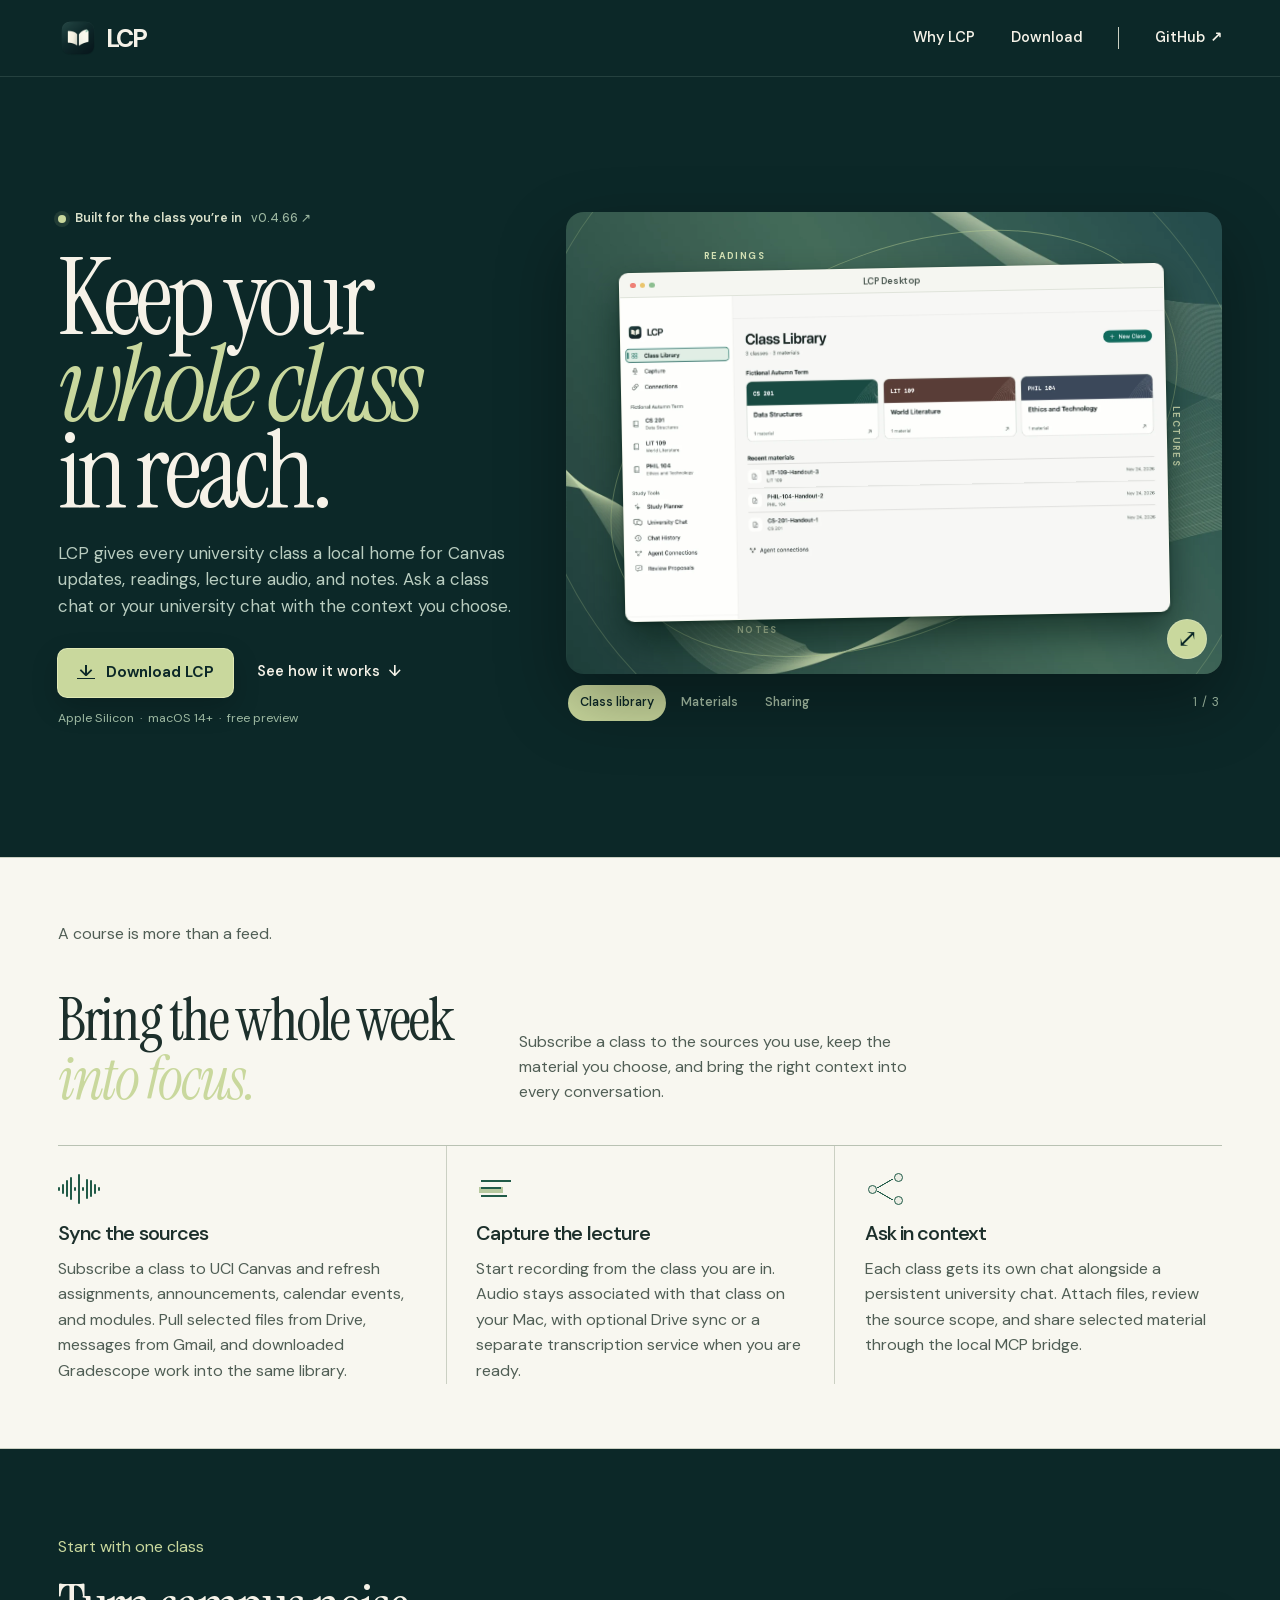
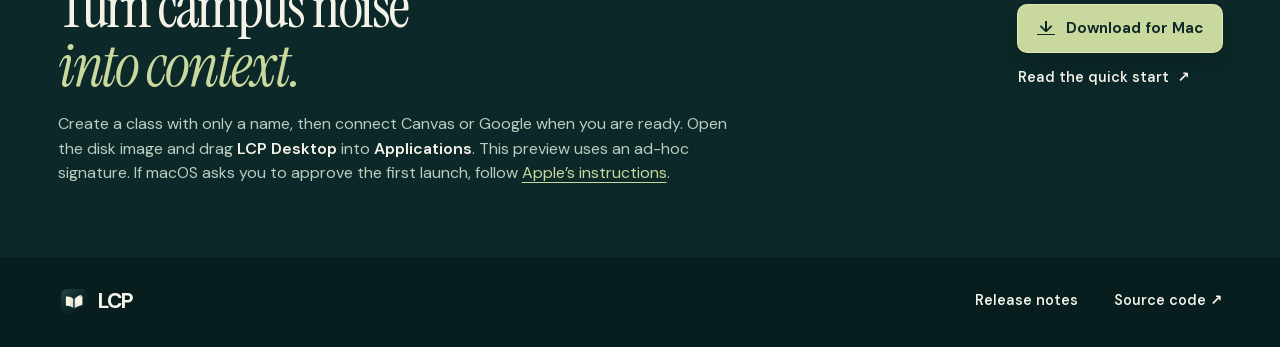
<file: website/index.html>
<!doctype html>
<html lang="en">
<head>
  <meta charset="utf-8">
  <meta name="viewport" content="width=device-width, initial-scale=1">
  <meta name="theme-color" content="#102c2a">
  <title>LCP — The context layer for class</title>
  <meta name="description" content="Keep Canvas updates, readings, lecture recordings, and notes together on your Mac. Ask class and university chats with the context you choose.">
  <link rel="canonical" href="https://lcp.betanine.dev/">
  <meta property="og:type" content="website">
  <meta property="og:title" content="LCP — The context layer for class">
  <meta property="og:description" content="Keep Canvas updates, lectures, readings, and notes together in a local class library with chats that understand your university context.">
  <meta property="og:url" content="https://lcp.betanine.dev/">
  <meta property="og:image" content="https://lcp.betanine.dev/assets/class-library.webp">
  <link rel="icon" href="assets/lcp-icon.png" type="image/png">
  <link rel="apple-touch-icon" href="assets/lcp-icon.png">
  <link rel="preload" href="assets/fonts/instrument-serif-normal.woff2" as="font" type="font/woff2" crossorigin>
  <link rel="stylesheet" href="site.css">
  <script src="site.js" defer></script>
</head>
<body>
  <a class="skip-link" href="#content">Skip to content</a>
  <header class="top">
    <div class="shell top-inner">
      <a class="brand" href="./" aria-label="LCP home"><img src="assets/lcp-icon.png" alt="" width="40" height="40"><span>LCP</span></a>
      <nav aria-label="Main navigation">
        <a href="#workspace">Why LCP</a>
        <a href="#install">Download</a>
        <a class="repo-link" href="https://github.com/FakeZhiyuanLi/LCP">GitHub <span aria-hidden="true">↗</span></a>
      </nav>
    </div>
  </header>

  <main id="content">
    <section class="hero shell" aria-labelledby="hero-title">
      <div class="hero-copy">
        <a class="release-link" href="https://github.com/FakeZhiyuanLi/LCP/releases/tag/v0.4.66"><span class="release-dot" aria-hidden="true"></span>Built for the class you’re in <span class="version">v0.4.66 ↗</span></a>
        <h1 id="hero-title">Keep your<br><em>whole class</em><br>in reach.</h1>
        <p class="intro">LCP gives every university class a local home for Canvas updates, readings, lecture audio, and notes. Ask a class chat or your university chat with the context you choose.</p>
        <div class="actions">
          <a class="button primary" href="/download"><span class="download-icon" aria-hidden="true">↓</span> Download LCP</a>
          <a class="text-link" href="#workspace">See how it works <span aria-hidden="true">↓</span></a>
        </div>
        <p class="requirements">Apple Silicon <span aria-hidden="true">·</span> macOS 14+ <span aria-hidden="true">·</span> free preview</p>
      </div>

      <figure class="tour" aria-label="LCP Desktop screenshot gallery">
        <div class="preview-stage" id="preview-stage">
          <div class="orbit orbit-one" aria-hidden="true"></div>
          <div class="orbit orbit-two" aria-hidden="true"></div>
          <span class="orbit-label label-top" aria-hidden="true">READINGS</span>
          <span class="orbit-label label-right" aria-hidden="true">LECTURES</span>
          <span class="orbit-label label-bottom" aria-hidden="true">NOTES</span>
          <div class="app-window" id="app-window">
            <div class="window-bar" aria-hidden="true"><i></i><i></i><i></i><span>LCP Desktop</span></div>
            <a id="preview-link" class="preview-link" href="assets/class-library.webp" aria-label="Enlarge the class library preview">
              <img id="preview-image" src="assets/class-library.webp" width="1760" height="1047" alt="LCP class library with Data Structures, World Literature, and Ethics and Technology, plus recent course materials." fetchpriority="high">
            </a>
          </div>
          <a class="expand" id="expand" href="assets/class-library.webp" aria-label="Enlarge preview"><span aria-hidden="true">⤢</span></a>
        </div>
        <figcaption>
          <div class="views" role="group" aria-label="Choose a workspace preview">
            <a href="assets/class-library.webp" data-view="library" aria-current="true">Class library</a>
            <a href="assets/materials.webp" data-view="materials">Materials</a>
            <a href="assets/share.webp" data-view="sharing">Sharing</a>
          </div>
          <span class="counter" aria-hidden="true" id="counter">1 / 3</span>
        </figcaption>
      </figure>
    </section>

    <section id="workspace" class="workflow">
      <div class="shell">
        <div class="section-intro">
          <p class="eyebrow">A course is more than a feed.</p>
          <h2>Bring the whole week<br><em>into focus.</em></h2>
          <p>Subscribe a class to the sources you use, keep the material you choose, and bring the right context into every conversation.</p>
        </div>
        <div class="features">
          <article class="feature">
            <div class="feature-art wave" aria-hidden="true"><i></i><i></i><i></i><i></i><i></i><i></i><i></i><i></i><i></i><i></i><i></i></div>
            <h3>Sync the sources</h3>
            <p>Subscribe a class to UCI Canvas and refresh assignments, announcements, calendar events, and modules. Pull selected files from Drive, messages from Gmail, and downloaded Gradescope work into the same library.</p>
          </article>
          <article class="feature">
            <div class="feature-art passage" aria-hidden="true"><i></i><i></i><i></i></div>
            <h3>Capture the lecture</h3>
            <p>Start recording from the class you are in. Audio stays associated with that class on your Mac, with optional Drive sync or a separate transcription service when you are ready.</p>
          </article>
          <article class="feature">
            <div class="feature-art share-art" aria-hidden="true"><i></i><i></i><i></i></div>
            <h3>Ask in context</h3>
            <p>Each class gets its own chat alongside a persistent university chat. Attach files, review the source scope, and share selected material through the local MCP bridge.</p>
          </article>
        </div>
      </div>
    </section>

    <section id="install" class="install shell">
      <div><p class="eyebrow">Start with one class</p><h2>Turn campus noise<br><em>into context.</em></h2>
        <p>Create a class with only a name, then connect Canvas or Google when you are ready. Open the disk image and drag <strong>LCP Desktop</strong> into <strong>Applications</strong>. This preview uses an ad-hoc signature. If macOS asks you to approve the first launch, follow <a href="https://support.apple.com/en-us/102445">Apple’s instructions</a>.</p>
      </div>
      <div class="install-actions">
        <a class="button primary" href="/download"><span class="download-icon" aria-hidden="true">↓</span> Download for Mac</a>
        <a class="text-link" href="https://github.com/FakeZhiyuanLi/LCP/blob/v0.4.66/desktop/GETTING-STARTED.md">Read the quick start <span aria-hidden="true">↗</span></a>
      </div>
    </section>
  </main>

  <footer><div class="shell footer-inner">
    <a class="brand" href="./" aria-label="LCP home"><img src="assets/lcp-icon.png" alt="" width="32" height="32"><span>LCP</span></a>
    <nav aria-label="Project links">
      <a href="https://github.com/FakeZhiyuanLi/LCP/releases/tag/v0.4.66">Release notes</a>
      <a href="https://github.com/FakeZhiyuanLi/LCP">Source code ↗</a>
    </nav>
  </div></footer>

  <dialog id="lightbox" aria-labelledby="lightbox-title">
    <div class="dialog-bar"><h2 id="lightbox-title">Class library</h2><form method="dialog"><button type="submit" autofocus aria-label="Close preview">Close <span aria-hidden="true">×</span></button></form></div>
    <img id="large-preview" alt="" width="1760" height="1047">
  </dialog>
</body>
</html>
</file>
<file: website/site.css>
@font-face {
  font-family: "DM Sans";
  src: url("assets/fonts/dm-sans-normal.woff2") format("woff2");
  font-weight: 400 700; font-display: swap;
}
@font-face {
  font-family: "Instrument Serif";
  src: url("assets/fonts/instrument-serif-normal.woff2") format("woff2");
  font-weight: 400; font-display: swap;
}
@font-face {
  font-family: "Instrument Serif";
  src: url("assets/fonts/instrument-serif-italic.woff2") format("woff2");
  font-weight: 400; font-style: italic; font-display: swap;
}
:root {
  color-scheme: light;
  --paper: #f8f7f0;
  --ink: #1d302c;
  --muted: #505e55;
  --green: #215b48;
  --line: #cbd0c3;
  --serif: "Instrument Serif", Georgia, serif;
  --sans: "DM Sans", system-ui, sans-serif;
}
* { box-sizing: border-box; }
body { margin: 0; background: var(--paper); color: var(--ink); font: 1rem/1.55 var(--sans); -webkit-font-smoothing: antialiased; }
a { color: inherit; text-underline-offset: .22em; }
button, summary { font: inherit; color: inherit; }
button, summary, a { -webkit-tap-highlight-color: transparent; }
:focus-visible { outline: 3px solid #a34622; outline-offset: 4px; }
::selection { background: #c6d9ac; color: #132d22; }
.shell { width: min(100% - clamp(40px, 9vw, 150px), 1320px); margin-inline: auto; }
.skip-link { position: fixed; top: 10px; left: 10px; z-index: 10; padding: .7em 1em; background: white; transform: translateY(-160%); }
.skip-link:focus { transform: none; }
.top { border-bottom: 1px solid var(--line); }
.top-inner, .footer-inner, nav, .brand, .actions, .release-link, .text-link, .button, .views, .window-bar, .dialog-bar { display: flex; align-items: center; }
.top-inner, .footer-inner { justify-content: space-between; }
.top-inner { min-height: 76px; }
.brand { gap: 8px; font-size: 25px; font-weight: 700; letter-spacing: -.075em; text-decoration: none; line-height: 1; }
.brand img { display: block; }
nav { gap: clamp(16px, 2.8vw, 42px); }
nav a, .text-link { text-decoration: none; font-weight: 550; font-size: .91rem; }
nav a { display: inline-flex; align-items: center; gap: 5px; min-height: 44px; }
nav a:hover, .text-link:hover, .release-link:hover { color: var(--green); text-decoration: underline; }
.repo-link { padding-left: clamp(16px, 2.8vw, 40px); border-left: 1px solid var(--line); min-height: 22px; }
.hero { display: grid; grid-template-columns: .82fr 1.18fr; align-items: center; gap: clamp(28px, 4.1vw, 68px); padding-block: clamp(58px, 6.3vw, 94px) clamp(60px, 6.4vw, 100px); }
.hero-copy, .tour { min-width: 0; }
.release-link { display: inline-flex; flex-wrap: wrap; gap: 9px; min-height: 28px; font-size: .78rem; font-weight: 620; text-decoration: none; }
.release-dot { width: 8px; height: 8px; border-radius: 50%; background: #427b58; }
.version, .requirements, .counter { font-variant-numeric: tabular-nums; }
.version { font-weight: 450; color: var(--muted); }
h1, h2, h3, p, figure { margin: 0; }
h1, h2 { font-family: var(--serif); font-weight: 400; }
h1 { font-size: clamp(72px, 7.7vw, 118px); line-height: .93; letter-spacing: -.036em; margin-block: 22px 25px; }
h1 em, h2 em { font-weight: inherit; color: var(--green); }
.intro { max-width: 27em; font-size: clamp(1.04rem, 1.33vw, 1.22rem); line-height: 1.55; color: var(--muted); }
.actions { flex-wrap: wrap; gap: 12px 24px; margin-top: 30px; }
.button { width: fit-content; gap: 11px; justify-content: center; border-radius: 9px; padding: 13px 19px; font-weight: 650; font-size: .96rem; line-height: 1.4; text-decoration: none; }
.primary { background: #204f40; color: #fff; box-shadow: inset 0 0 0 1px #163f32; }
.primary:hover { background: #173f32; }
.download-icon { display: inline-block; border-bottom: 1.5px solid; padding: 0 2px 2px; line-height: .68; }
.text-link { gap: 8px; min-height: 44px; width: fit-content; }
.requirements { margin-top: 12px; color: var(--muted); font-size: .77rem; }
.requirements span { padding-inline: 3px; }

.tour { align-self: center; }
.preview-stage { position: relative; display: grid; place-items: center; aspect-ratio: 1.42; border-radius: 16px; background: #28483d url("assets/page-lines.webp") center/cover; overflow: hidden; }
.app-window { width: 88%; background: #f7f8f6; border-radius: 9px; overflow: hidden; box-shadow: 0 15px 34px #071c18a6, 0 2px 4px #031b1570; }
.window-bar { position: relative; height: clamp(14px, 1.9vw, 26px); gap: 4px; padding-left: 10px; color: #48564f; background: #f5f6f1; border-bottom: 1px solid #dfe3da; }
.window-bar i { width: clamp(4px, .43vw, 6px); aspect-ratio: 1; border-radius: 50%; background: #ee8176; }
.window-bar i:nth-child(2) { background: #eac56d; }
.window-bar i:nth-child(3) { background: #8cbe90; }
.window-bar span { position: absolute; inset-inline: 38px; text-align: center; font-size: clamp(7px, .72vw, 10px); font-weight: 600; }
.preview-link, .preview-link img { display: block; width: 100%; height: auto; }
.preview-link { cursor: zoom-in; }
.preview-link:focus-visible { outline-offset: -4px; }
.sheet .app-window { width: 52%; }
.expand { position: absolute; right: 12px; bottom: 12px; border-radius: 50%; width: 38px; height: 38px; display: grid; place-items: center; background: #183b30; border: 1px solid #a6b59c80; color: #fff; font: 25px/1 var(--sans); text-decoration: none; }
.expand:hover { background: #3f614f; }
figcaption { display: flex; justify-content: space-between; align-items: center; padding: 11px 2px 0; gap: 10px; }
.views { gap: 3px; flex-wrap: wrap; }
.views a { min-height: 36px; display: inline-flex; align-items: center; padding: 6px 12px; border-radius: 999px; color: #4f5c53; font-size: .78rem; font-weight: 550; text-decoration: none; }
.views a[aria-current="true"] { background: #e0e6d9; color: #203e32; }
.views a:hover { color: #132f26; background: #e8eadd; }
.counter { font-size: .78rem; color: var(--muted); letter-spacing: .08em; white-space: nowrap; }
.workflow { border-block: 1px solid var(--line); background: #ecede4; padding-block: clamp(50px, 5vw, 78px); }
.section-intro { display: flex; align-items: flex-end; justify-content: space-between; gap: 24px; margin-bottom: 36px; }
h2 { font-size: clamp(46px, 4.65vw, 72px); line-height: 1; letter-spacing: -.035em; }
.section-intro p { max-width: 26em; color: var(--muted); padding-bottom: 3px; }
.features { display: grid; grid-template-columns: repeat(3, 1fr); border-top: 1px solid #b9c2b3; }
.feature { padding: 27px clamp(20px, 2.3vw, 35px) 0; }
.feature:first-child { padding-left: 0; }
.feature:last-child { padding-right: 0; }
.feature + .feature { border-left: 1px solid #bdc6b8; }
.feature h3 { margin: 13px 0 7px; font-size: clamp(1.24rem, 1.55vw, 1.5rem); font-weight: 560; letter-spacing: -.045em; }
.feature p, .step-body { max-width: 36em; color: var(--muted); line-height: 1.6; }
.feature-art { width: 45px; height: 32px; color: #2b604a; position: relative; }
.wave { display: flex; align-items: center; gap: 2px; }
.wave i { width: 2px; border-radius: 2px; height: 4px; background: currentColor; }
.wave i:nth-child(2n) { height: 10px; }
.wave i:nth-child(3n) { height: 17px; }
.wave i:nth-child(4) { height: 23px; }
.wave i:nth-child(6) { height: 30px; }
.wave i:nth-child(8) { height: 20px; }
.passage i { display: block; width: 30px; height: 2px; background: currentColor; position: absolute; left: 5px; top: 7px; }
.passage i:nth-child(2) { top: 14px; width: 20px; box-shadow: 0 2px 0 2px #b7c99f; }
.passage i:nth-child(3) { top: 22px; width: 26px; }
.share-art { background: linear-gradient(30deg, transparent 46%, currentColor 48% 52%,transparent 54%) 10px 18px / 20px 9px no-repeat, linear-gradient(-30deg, transparent 46%, currentColor 48% 52%,transparent 54%) 10px 6px / 20px 9px no-repeat; }
.share-art i { position: absolute; width: 9px; height: 9px; border: 1.8px solid; border-radius: 50%; left: 3px; top: 12px; background: #ecede4; }
.share-art i:nth-child(2) { left: 29px; top: 0; }
.share-art i:nth-child(3) { left: 29px; top: 23px; }

.install { display: flex; justify-content: space-between; align-items: center; gap: 40px; padding-block: clamp(55px, 5.5vw, 88px); }
.install p { max-width: 43em; margin-top: 16px; color: var(--muted); }
.install p strong { color: var(--ink); font-weight: 600; }
.install-actions { display: grid; justify-items: start; gap: 4px; flex-shrink: 0; }
footer { background: #1b332d; color: #f6f6ec; }
.footer-inner { min-height: 90px; gap: 18px; }
.footer-inner .brand { font-size: 21px; }
footer nav a:hover { color: white; }
dialog { max-width: min(94vw, 1350px); max-height: 92dvh; padding: 0; border: 1px solid #b2bcae; border-radius: 12px; background: var(--paper); color: var(--ink); box-shadow: 0 14px 80px #10291f55; }
dialog::backdrop { background: #10251fd9; }
.dialog-bar { justify-content: space-between; padding: 7px 13px 7px 19px; gap: 25px; }
.dialog-bar h2 { font: 600 .95rem/1.2 var(--sans); letter-spacing: normal; }
.dialog-bar button { background: transparent; border: 0; cursor: pointer; min-height: 40px; }
.dialog-bar button span { font-size: 1.3rem; margin-left: 4px; }
#large-preview { display: block; max-width: 100%; width: auto; height: auto; max-height: calc(91dvh - 62px); object-fit: contain; }
@media (max-width: 900px) {
  .hero { grid-template-columns: .85fr 1.15fr; gap: 24px; }
  h1 { font-size: clamp(64px, 8.1vw, 74px); }
  .preview-stage { aspect-ratio: 1.23; }
  .app-window { width: 92%; }
  .intro { font-size: 1.02rem; }
  .actions { gap: 6px 13px; }
  .section-intro p { max-width: 21em; }
}
@media (max-width: 720px) {
  .shell { width: calc(100% - 40px); }
  .top-inner { min-height: 62px; }
  .brand img { width: 33px; height: 33px; }
  .brand { font-size: 22px; gap: 5px; }
  nav { gap: 16px; }
  nav a { font-size: .83rem; }
  .repo-link { padding-left: 0; border: 0; min-height: 44px; }
  .hero { grid-template-columns: 1fr; gap: 32px; }
  .hero { padding: 39px 0 38px; }
  h1 { font-size: clamp(68px, 12vw, 91px); margin-block: 14px 17px; }
  .intro { max-width: 36em; }
  .actions { margin-top: 22px; gap: 11px 20px; }
  .preview-stage { aspect-ratio: 1.53; }
  .app-window { width: 88%; }
  .window-bar { height: 15px; }
  .views a { min-height: 44px; }
  .section-intro { align-items: start; flex-direction: column; gap: 10px; margin-bottom: 22px; }
  .section-intro p { max-width: 30em; }
  .features { grid-template-columns: 1fr; }
  .feature, .feature:first-child, .feature:last-child { position: relative; padding: 21px 0 22px 60px; }
  .feature + .feature { border-left: 0; border-top: 1px solid #bdc6b8; }
  .feature h3 { margin-top: 0; }
  .feature-art { position: absolute; top: 22px; left: 0; }
  .workflow { padding-bottom: 25px; }
  .install { align-items: flex-start; flex-direction: column; gap: 20px; padding-block: 46px; }
  .footer-inner { min-height: 76px; }
}
@media (max-width: 370px) {
  .shell { width: calc(100% - 32px); }
  .top nav { gap: 10px; }
  .views a { padding-inline: 9px; }
}

/* LCP study-room direction */
:root {
  --night: #0c2828;
  --night-soft: #153735;
  --lime: #c9d89d;
  --night-muted: #b9cdc0;
}
body { background: var(--paper); }
.top {
  color: #f5f2e8;
  background: var(--night);
  border-bottom-color: #79948b3b;
}
.top nav a:hover, .top .text-link:hover, .top .release-link:hover { color: var(--lime); }
.hero {
  position: relative;
  min-height: min(780px, calc(100vh - 76px));
  color: #f5f2e8;
  background: var(--night);
}
.hero::before {
  position: absolute;
  inset: 0;
  z-index: 0;
  pointer-events: none;
  content: "";
  opacity: .9;
  background: radial-gradient(circle at 8% 22%, #2d6b5555, transparent 33%),
    radial-gradient(circle at 85% 30%, #c9d89d19, transparent 28%);
}
.hero > * { position: relative; z-index: 1; }
.release-link { color: #d8dfc9; }
.release-dot { background: var(--lime); box-shadow: 0 0 0 4px #c9d89d1c; }
.version { color: #9eb9a2; }
h1 {
  max-width: 7.5em;
  color: #f6f2e8;
  font-size: clamp(74px, 8.25vw, 126px);
  letter-spacing: -.045em;
  line-height: .82;
}
h1 em, h2 em { color: var(--lime); }
.intro { color: var(--night-muted); }
.primary {
  color: var(--night);
  background: var(--lime);
  box-shadow: 0 0 0 1px #e0e9b5, 0 10px 28px #0003;
}
.primary:hover { background: #e1edb8; }
.text-link { color: #f5f2e8; }
.requirements, .counter { color: #9eb9a2; }
.preview-stage {
  overflow: hidden;
  border-color: #a5bb8c4d;
  border-radius: 18px;
  background: #1b5147 url("assets/page-lines.webp") center/cover;
  box-shadow: 0 28px 70px #0005;
}
.preview-stage::after {
  position: absolute;
  inset: 0;
  z-index: -1;
  pointer-events: none;
  content: "";
  background: linear-gradient(140deg, #0d2e2a33, transparent 50%, #c9d89d30);
}
.app-window {
  z-index: 2;
  width: 83%;
  border: 1px solid #f9f8e675;
  box-shadow: 0 19px 38px #031b15a6, 0 2px 4px #031b1570;
  transform: rotate(-1.1deg);
}
.sheet .app-window { width: 50%; }
.expand {
  right: 15px;
  bottom: 15px;
  z-index: 3;
  width: 40px;
  height: 40px;
  color: var(--night);
  background: var(--lime);
  border-color: #d9e4bf8c;
}
.expand:hover { background: #e1edb8; }
.orbit {
  position: absolute;
  z-index: 1;
  border: 1px solid #bed6956e;
  border-radius: 50%;
  pointer-events: none;
}
.orbit-one { width: 92%; aspect-ratio: 1.62; transform: rotate(-26deg); }
.orbit-two { width: 116%; aspect-ratio: 1.1; transform: rotate(37deg); border-color: #bed69535; }
.orbit-label {
  position: absolute;
  z-index: 1;
  color: #d7e4b7;
  font-size: .58rem;
  font-weight: 700;
  letter-spacing: .15em;
}
.label-top { top: 8%; left: 21%; }
.label-right { right: 6%; top: 42%; writing-mode: vertical-rl; }
.label-bottom { bottom: 8%; left: 26%; }
.views a { color: #a8c0a7; }
.views a[aria-current="true"] { color: var(--night); background: var(--lime); }
.views a:hover { color: #fff; background: #3c6659; }
.workflow { background: var(--paper); }
.section-intro {
  display: grid;
  grid-template-columns: .75fr 1.25fr;
  align-items: end;
  column-gap: 40px;
}
.section-intro .eyebrow { grid-column: 1 / -1; margin-bottom: 16px; }
.section-intro h2 { grid-column: 1; }
.section-intro > p:last-child { grid-column: 2; max-width: 25em; padding-bottom: 4px; }
.feature + .feature { border-left-color: var(--line); }
.feature-art { color: var(--green); }
.install {
  color: #f5f2e8;
  background: var(--night);
}
.install .eyebrow { color: var(--lime); margin-bottom: 17px; }
.install h2 { color: #f5f2e8; }
.install p { color: #b9cdc0; }
.install p strong, .install-actions .text-link { color: #f5f2e8; }
.install p a { color: var(--lime); }
footer { background: #081d1d; }
@media (prefers-reduced-motion: no-preference) {
  .orbit-one { animation: orbit 22s linear infinite; }
  .orbit-two { animation: orbit-reverse 29s linear infinite; }
  .app-window { animation: settle .8s cubic-bezier(.2,.8,.2,1) both; }
  @keyframes settle { from { opacity: 0; transform: translateY(16px) rotate(-1.1deg); } to { opacity: 1; transform: rotate(-1.1deg); } }
  @keyframes orbit { to { transform: rotate(334deg); } }
  @keyframes orbit-reverse { to { transform: rotate(-323deg); } }
}
@media (max-width: 720px) {
  .hero { min-height: auto; padding-block: 58px 52px; }
  h1 { max-width: 7em; font-size: clamp(70px, 17vw, 101px); }
  .section-intro { display: block; }
  .section-intro .eyebrow { margin-bottom: 14px; }
  .section-intro > p:last-child { margin-top: 17px; }
  .install { padding-block: 57px 66px; }
}

/* Let the study-room canvas run full bleed while the content stays measured. */
.hero, .install {
  box-shadow: 0 0 0 100vmax var(--night);
}

/* Keep the dark study-room backgrounds full bleed without covering following sections. */
.hero, .install {
  position: relative;
  isolation: isolate;
  overflow: visible;
  box-shadow: none;
  background: transparent;
}
.hero::after, .install::after {
  position: absolute;
  inset-block: 0;
  left: 50%;
  z-index: 0;
  width: 100vw;
  pointer-events: none;
  content: "";
  background: var(--night);
  transform: translateX(-50%);
}
.hero > *, .install > * {
  position: relative;
  z-index: 1;
}
</file>
